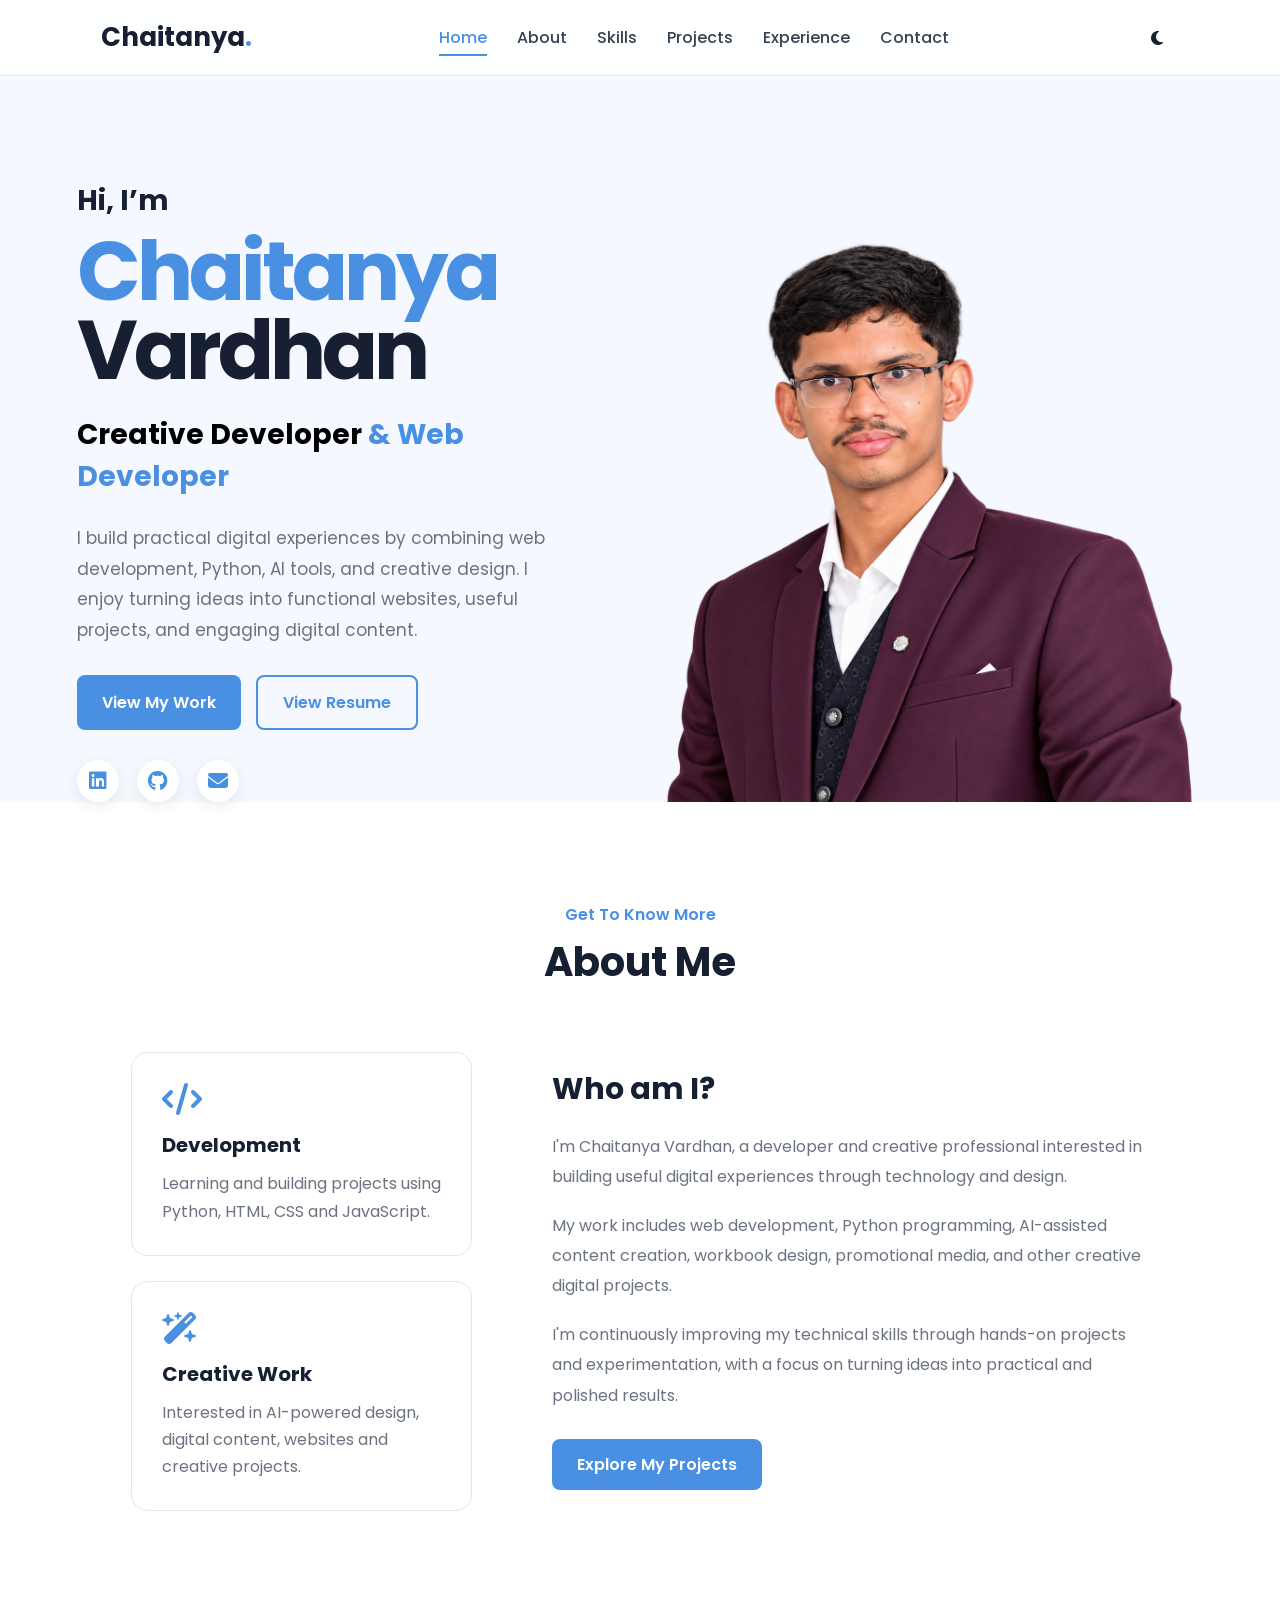
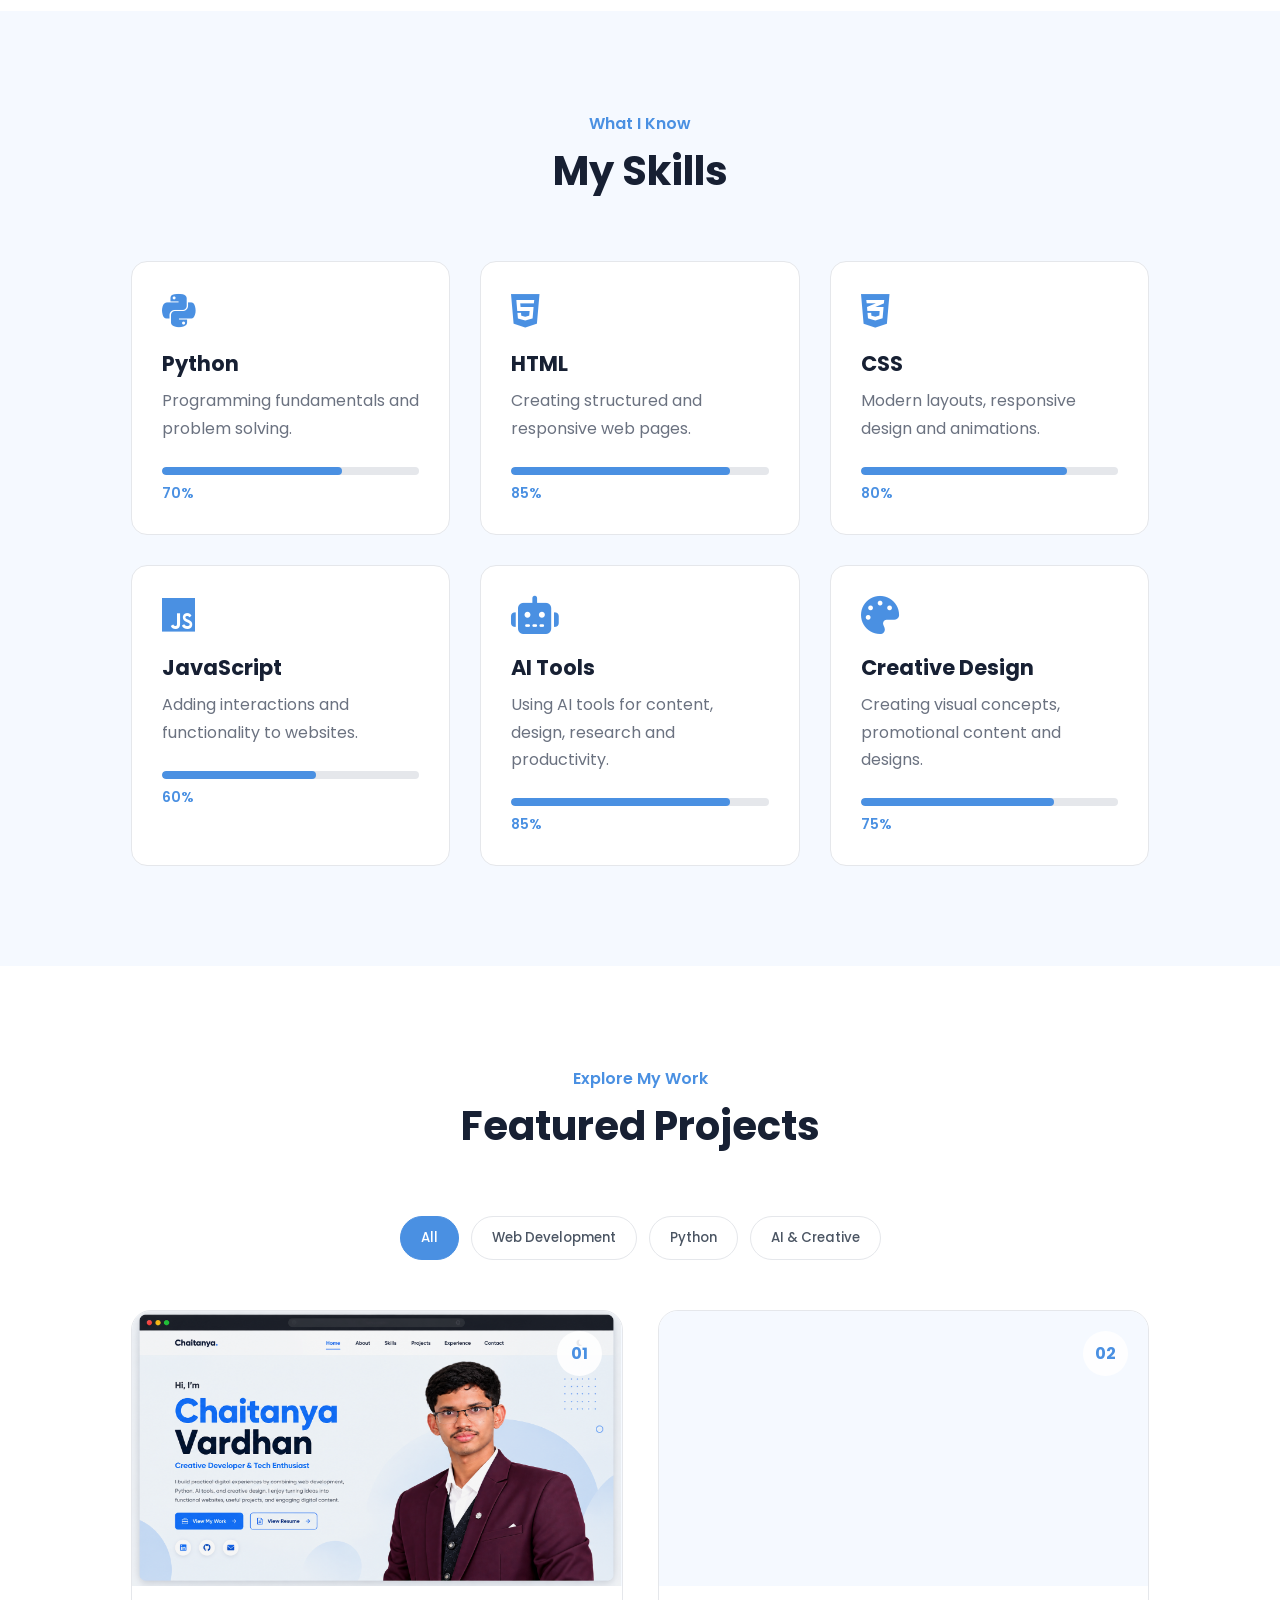
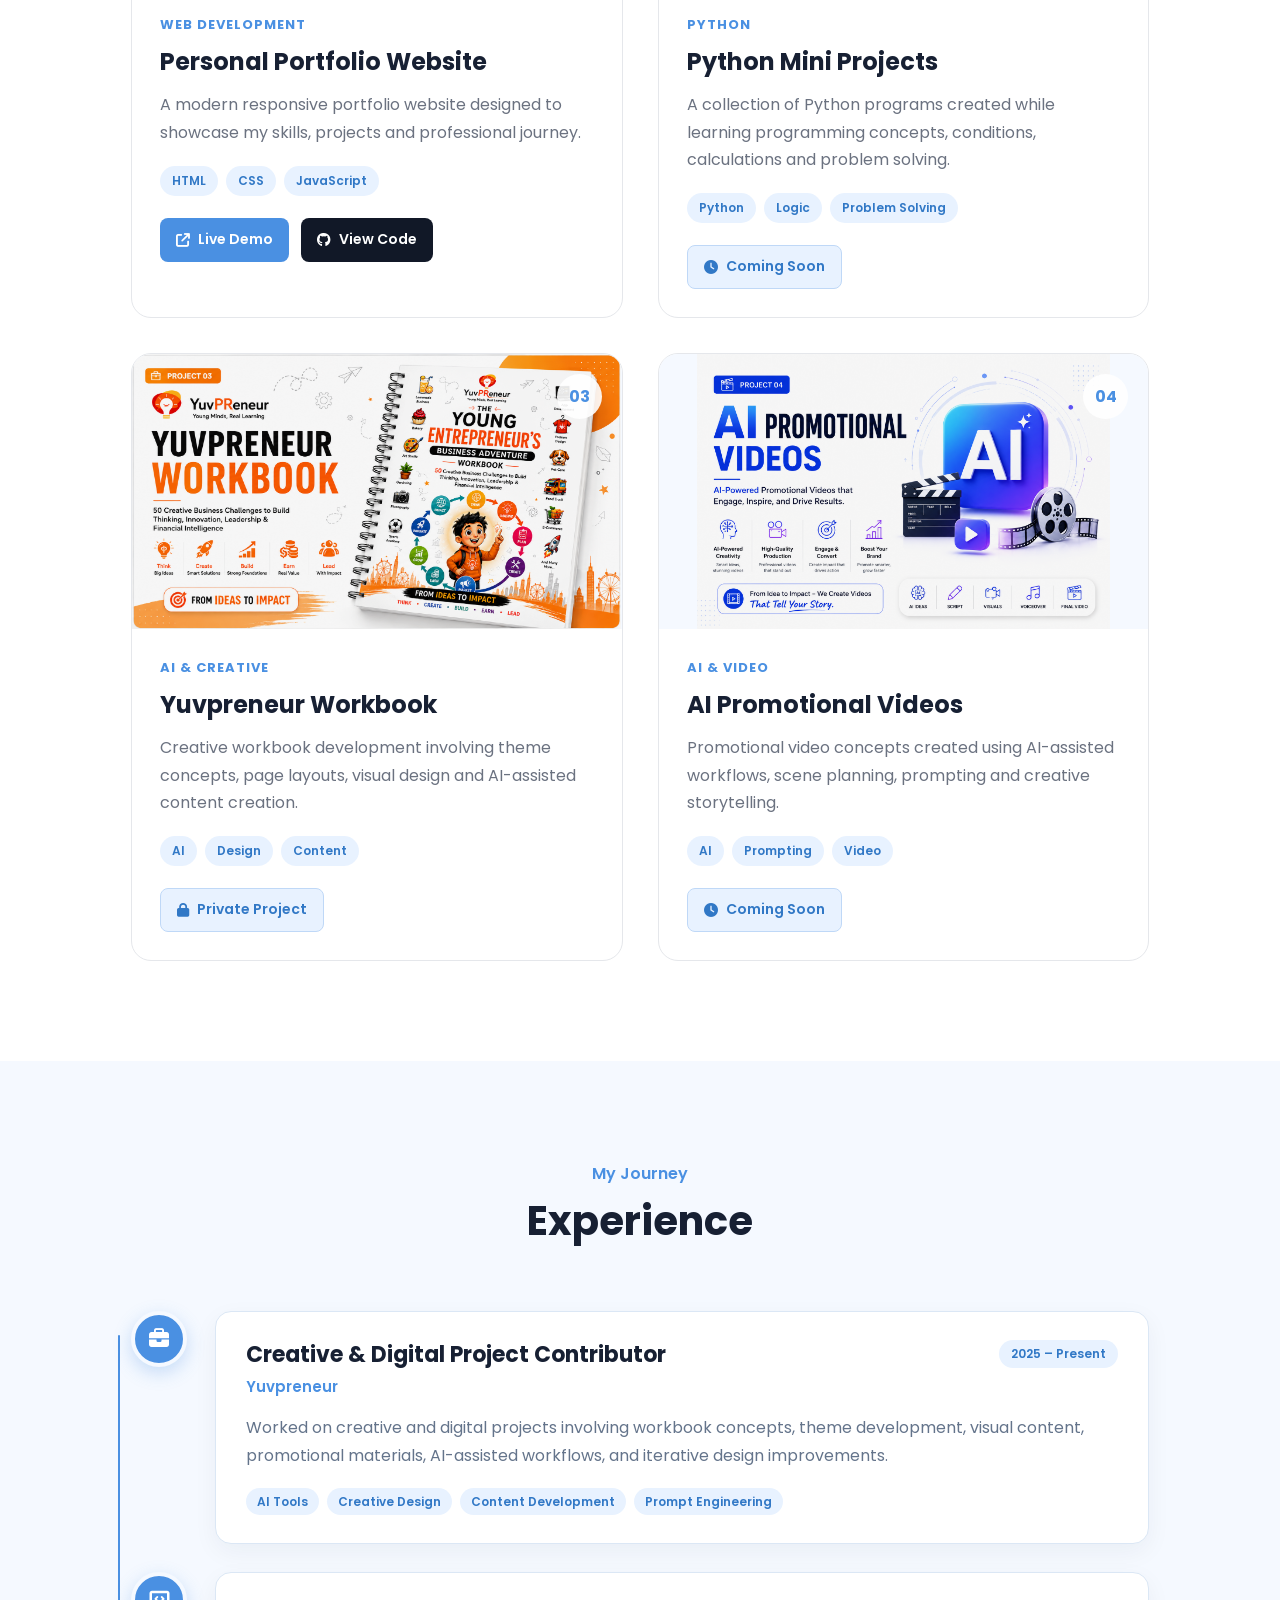
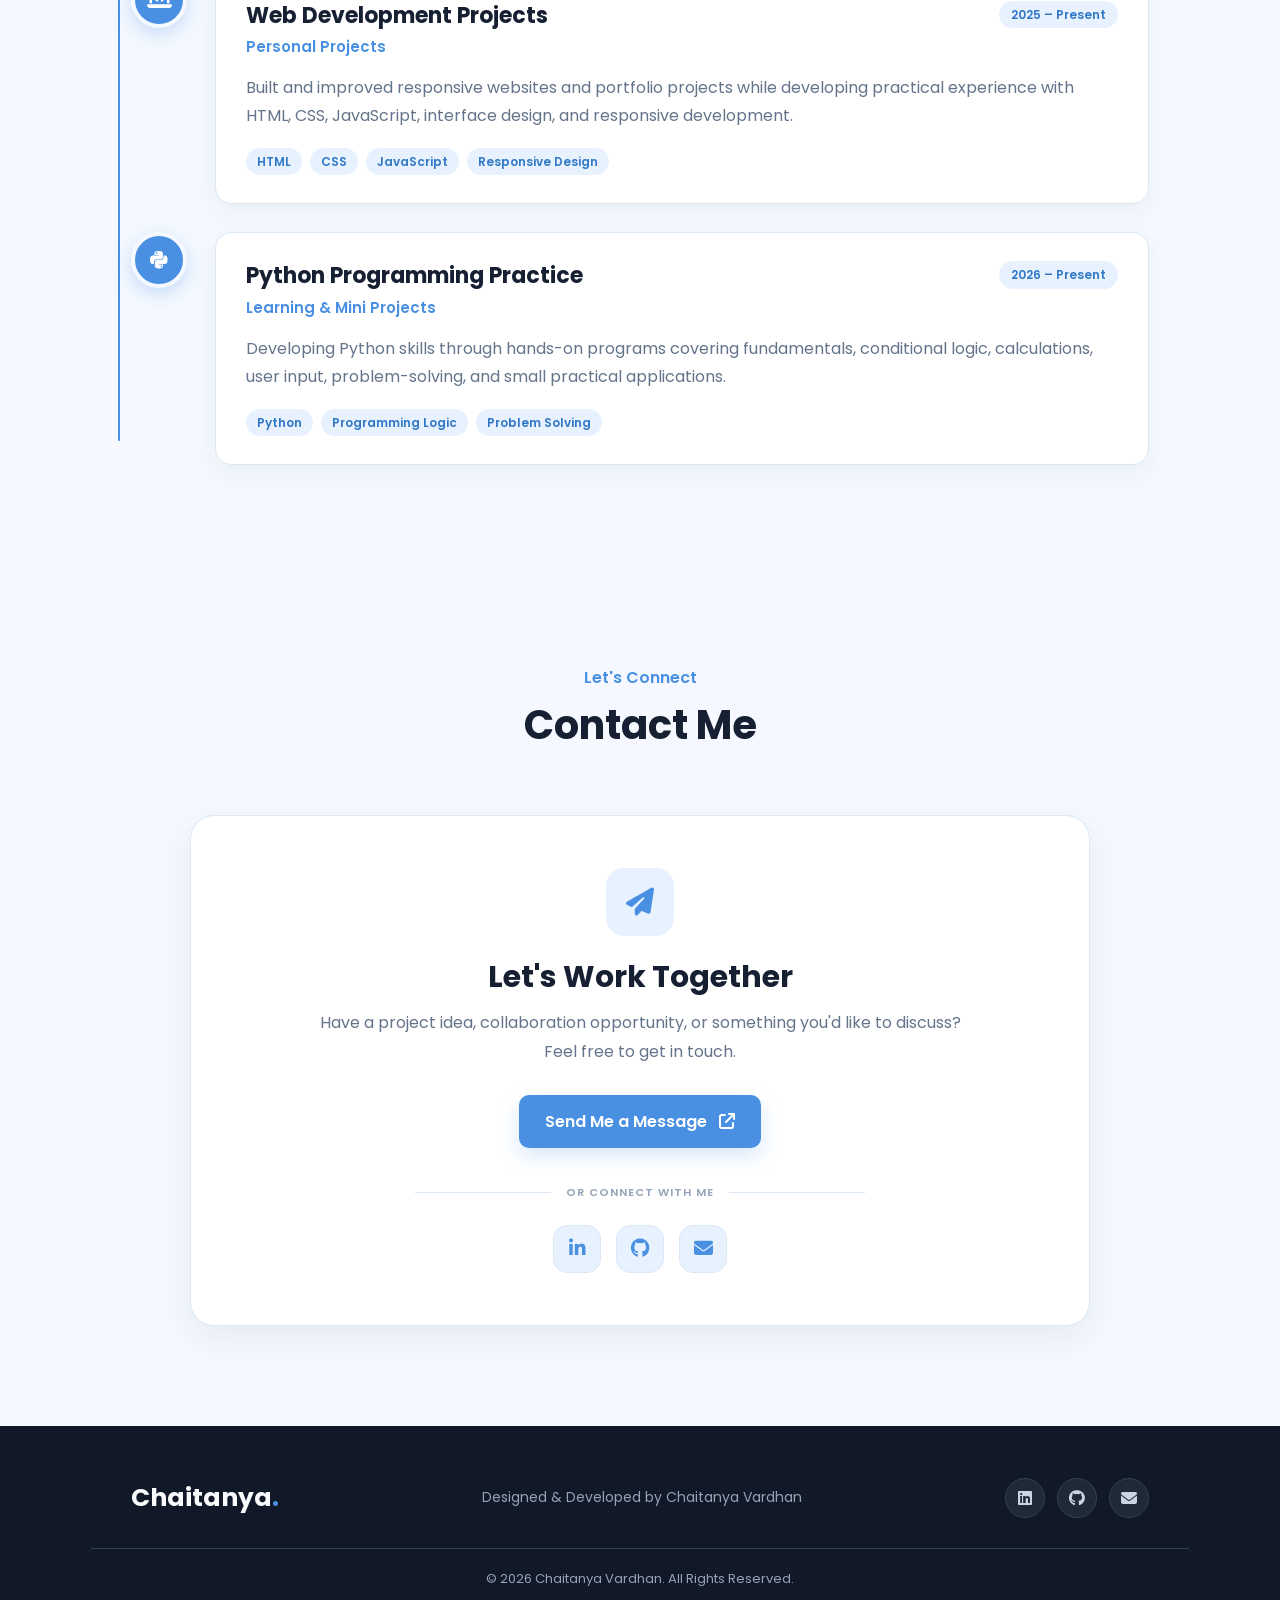
<file: index.html>
<!DOCTYPE html>
<html lang="en">

<head>
    <meta charset="UTF-8">
    <meta name="viewport" content="width=device-width, initial-scale=1.0">

    <title>Chaitanya Vardhan | Developer &amp; AI Enthusiast</title>

    <meta
        name="description"
        content="Portfolio of Chaitanya Vardhan — developer, AI enthusiast, and creative professional working on web development, Python, AI-assisted projects, and digital experiences."
    >
    <meta
        name="keywords"
        content="Chaitanya Vardhan, Web Developer, Python Developer, AI Enthusiast, Creative Developer, Portfolio, HTML, CSS, JavaScript, Python, AI Projects"
    >
    <meta name="author" content="Chaitanya Vardhan">
    <meta name="robots" content="index, follow">
    <meta name="theme-color" content="#4A90E2">
    <meta name="google-site-verification" content="2-NVx2Zb6FDez__9DE2MgOxw-dGernP88VIQmke2bIw" />

    <link
        rel="canonical"
        href="https://chaitanyavardhanch.github.io/protfolio/"
    >
    <link rel="icon" type="image/png" href="public/images/favicon.png">
    <link rel="apple-touch-icon" href="public/images/favicon.png">

    <meta property="og:type" content="website">
    <meta
        property="og:title"
        content="Chaitanya Vardhan | Developer &amp; AI Enthusiast"
    >
    <meta
        property="og:description"
        content="Explore my portfolio, projects, skills, experience, and creative work in web development, Python, AI, and digital design."
    >
    <meta
        property="og:url"
        content="https://chaitanyavardhanch.github.io/protfolio/"
    >
    <meta
        property="og:image"
        content="https://chaitanyavardhanch.github.io/protfolio/public/images/social-preview.png"
    >

    <meta name="twitter:card" content="summary_large_image">
    <meta
        name="twitter:title"
        content="Chaitanya Vardhan | Developer &amp; AI Enthusiast"
    >
    <meta
        name="twitter:description"
        content="Developer, AI enthusiast, and creative professional building modern digital experiences."
    >
    <meta
        name="twitter:image"
        content="https://chaitanyavardhanch.github.io/protfolio/public/images/social-preview.png"
    >

    <script type="application/ld+json">
    {
      "@context": "https://schema.org",
      "@type": "WebSite",
      "name": "Chaitanya Vardhan",
      "alternateName": "Chaitanya Vardhan Portfolio",
      "url": "https://chaitanyavardhanch.github.io/protfolio/"
    }
    </script>

    <link rel="stylesheet" href="src/css/style.css">

    <!-- Font Awesome -->
    <link rel="stylesheet"
        href="https://cdnjs.cloudflare.com/ajax/libs/font-awesome/6.5.1/css/all.min.css">
</head>

<body>
     
     <!-- Page Loader -->
<div class="page-loader" id="pageLoader" aria-hidden="true">
    <div class="loader-circle"></div>
</div>

    <!-- Navigation -->
    <header>
    <nav class="navbar" aria-label="Primary navigation">

        <div class="logo">
            Chaitanya<span>.</span>
        </div>

        <ul class="nav-links" id="navLinks">
            <li><a href="#home">Home</a></li>
            <li><a href="#about">About</a></li>
            <li><a href="#skills">Skills</a></li>
            <li><a href="#projects">Projects</a></li>
            <li><a href="#experience">Experience</a></li>
            <li><a href="#contact">Contact</a></li>
        </ul>

        <div class="nav-actions">

            <button class="theme-toggle" id="themeToggle" type="button"
                    aria-label="Switch to dark mode" aria-pressed="false">
                <i class="fa-solid fa-moon"></i>
            </button>

            <button class="menu-toggle" id="menuToggle" type="button"
                    aria-label="Open navigation menu" aria-controls="navLinks"
                    aria-expanded="false">
                <i class="fa-solid fa-bars"></i>
            </button>

        </div>

    </nav>
</header>


    <!-- Hero Section -->

    <section class="hero" id="home">

        <div class="hero-content">

            <p class="hello">Hi, I’m</p>

            <h1>
                <span class="hero-name-accent">Chaitanya</span>
                <span class="hero-name-last">Vardhan</span>
            </h1>

            <h2>
                <span class="hero-role-primary">Creative Developer</span> &
                <span id="typing"></span>
            </h2>

            <p class="hero-description">
                I build practical digital experiences by combining web development, 
                Python, AI tools, and creative design. I enjoy turning ideas into 
                functional websites, useful projects, and engaging digital content.
            </p>

            <div class="hero-buttons">

                <a href="#projects" class="btn primary-btn">
                    View My Work
                </a>

                <a href="public/documents/my resume.pdf"
                    class="btn secondary-btn"
                    target="_blank"
                    rel="noopener noreferrer">

                    View Resume

                </a>

            </div>


            <!-- Social Links -->

            <div class="social-links">

                <a href="https://www.linkedin.com/in/chundi-chaitanya-vardhan-reddy"
                   target="_blank" rel="noopener noreferrer" aria-label="LinkedIn">
                    <i class="fa-brands fa-linkedin"></i>
                </a>

                <a href="https://github.com/chaitanyavardhanch"
                   target="_blank" rel="noopener noreferrer" aria-label="GitHub">
                    <i class="fa-brands fa-github"></i>
                </a>

                <a href="mailto:chaitanyavardhanch@gmail.com" aria-label="Email">
                    <i class="fa-solid fa-envelope"></i>
                </a>

            </div>

        </div>


        <!-- Profile Area -->

        <div class="hero-image">

            <img src="public/images/my photo.png"
                alt="Professional portrait of Chaitanya Vardhan"
                loading="eager" fetchpriority="high" decoding="async">

        </div>

    </section>
    
    <!-- About Section -->
<section class="about-section" id="about">

    <div class="section-title">
        <p>Get To Know More</p>
        <h2>About Me</h2>
    </div>

    <div class="about-container">

        <div class="about-left">
            <div class="about-card">
                <i class="fa-solid fa-code"></i>
                <h3>Development</h3>
                <p>
                    Learning and building projects using Python,
                    HTML, CSS and JavaScript.
                </p>
            </div>

            <div class="about-card">
                <i class="fa-solid fa-wand-magic-sparkles"></i>
                <h3>Creative Work</h3>
                <p>
                    Interested in AI-powered design, digital content,
                    websites and creative projects.
                </p>
            </div>
        </div>

        <div class="about-content">

            <h3>Who am I?</h3>

            <p>
                I'm Chaitanya Vardhan, 
                a developer and creative professional interested in building useful 
                digital experiences through technology and design.
            </p>

            <p>
                My work includes web development, 
                Python programming, AI-assisted content creation, workbook design, 
                promotional media, and other creative digital projects.
            </p>

            <p>
                I'm continuously improving my technical 
                skills through hands-on projects and experimentation, 
                with a focus on turning ideas into practical and polished results.
            </p>

            <a href="#projects" class="btn primary-btn">
                Explore My Projects
            </a>

        </div>

    </div>

</section>


<!-- Skills Section -->
<section class="skills-section" id="skills">

    <div class="section-title">
        <p>What I Know</p>
        <h2>My Skills</h2>
    </div>

    <div class="skills-container">

        <div class="skill-card">
            <i class="fa-brands fa-python"></i>
            <h3>Python</h3>
            <p>Programming fundamentals and problem solving.</p>

            <div class="skill-bar">
                <div class="skill-progress" data-width="70%"></div>
            </div>

            <span>70%</span>
        </div>


        <div class="skill-card">
            <i class="fa-brands fa-html5"></i>
            <h3>HTML</h3>
            <p>Creating structured and responsive web pages.</p>

            <div class="skill-bar">
                <div class="skill-progress" data-width="85%"></div>
            </div>

            <span>85%</span>
        </div>


        <div class="skill-card">
            <i class="fa-brands fa-css3-alt"></i>
            <h3>CSS</h3>
            <p>Modern layouts, responsive design and animations.</p>

            <div class="skill-bar">
                <div class="skill-progress" data-width="80%"></div>
            </div>

            <span>80%</span>
        </div>


        <div class="skill-card">
            <i class="fa-brands fa-js"></i>
            <h3>JavaScript</h3>
            <p>Adding interactions and functionality to websites.</p>

            <div class="skill-bar">
                <div class="skill-progress" data-width="60%"></div>
            </div>

            <span>60%</span>
        </div>


        <div class="skill-card">
            <i class="fa-solid fa-robot"></i>
            <h3>AI Tools</h3>
            <p>
                Using AI tools for content, design, research and productivity.
            </p>

            <div class="skill-bar">
                <div class="skill-progress" data-width="85%"></div>
            </div>

            <span>85%</span>
        </div>


        <div class="skill-card">
            <i class="fa-solid fa-palette"></i>
            <h3>Creative Design</h3>
            <p>
                Creating visual concepts, promotional content and designs.
            </p>

            <div class="skill-bar">
                <div class="skill-progress" data-width="75%"></div>
            </div>

            <span>75%</span>
        </div>

    </div>

</section>

<!-- =========================
     Projects Section
========================= -->

<section class="projects-section" id="projects">

    <div class="section-title">
        <p>Explore My Work</p>
        <h2>Featured Projects</h2>
    </div>

    <!-- Project Filter -->

    <div class="project-filter">
        <button class="filter-btn active" type="button" data-filter="all" aria-pressed="true">All</button>
        <button class="filter-btn" type="button" data-filter="web" aria-pressed="false">Web Development</button>
        <button class="filter-btn" type="button" data-filter="python" aria-pressed="false">Python</button>
        <button class="filter-btn" type="button" data-filter="ai" aria-pressed="false">AI & Creative</button>
    </div>


    <div class="projects-container">


        <!-- Project 01 -->

        <div class="project-card" data-category="web">

            <div class="project-image">
                <img src="public/images/portfolio.png"
                     alt="Portfolio Website"
                     loading="lazy" decoding="async">

                <div class="project-number">01</div>
            </div>

            <div class="project-content">

                <p class="project-type">WEB DEVELOPMENT</p>

                <h3>Personal Portfolio Website</h3>

                <p>
                    A modern responsive portfolio website designed
                    to showcase my skills, projects and professional
                    journey.
                </p>

                <div class="project-tech">
                    <span>HTML</span>
                    <span>CSS</span>
                    <span>JavaScript</span>
                </div>

                <div class="project-links">

                    <a href="https://chaitanyavardhanch.github.io/protfolio/"
                       class="project-btn"
                       target="_blank"
                       rel="noopener noreferrer">
                        <i class="fa-solid fa-arrow-up-right-from-square"></i>
                        Live Demo
                    </a>

                    <a href="https://github.com/chaitanyavardhanch/protfolio"
                       class="project-btn github-btn"
                       target="_blank"
                       rel="noopener noreferrer">
                        <i class="fa-brands fa-github"></i>
                        View Code
                    </a>

                </div>

            </div>

        </div>


        <!-- Project 02 -->

        <div class="project-card" data-category="python">

            <div class="project-image">
                <img src="public/images/python mini project.png"
                     alt="Python Projects"
                     loading="lazy" decoding="async">

                <div class="project-number">02</div>
            </div>

            <div class="project-content">

                <p class="project-type">PYTHON</p>

                <h3>Python Mini Projects</h3>

                <p>
                    A collection of Python programs created while
                    learning programming concepts, conditions,
                    calculations and problem solving.
                </p>

                <div class="project-tech">
                    <span>Python</span>
                    <span>Logic</span>
                    <span>Problem Solving</span>
                </div>

                <div class="project-links">

                    <span class="project-btn disabled-project-btn">
                        <i class="fa-solid fa-clock"></i>
                        Coming Soon
                    </span>

                </div>

            </div>

        </div>


        <!-- Project 03 -->

        <div class="project-card" data-category="ai">

            <div class="project-image">
                <img src="public/images/yuvpreneur workbook.png"
                     alt="Yuvpreneur Project"
                     loading="lazy" decoding="async">

                <div class="project-number">03</div>
            </div>

            <div class="project-content">

                <p class="project-type">AI & CREATIVE</p>

                <h3>Yuvpreneur Workbook</h3>

                <p>
                    Creative workbook development involving theme
                    concepts, page layouts, visual design and
                    AI-assisted content creation.
                </p>

                <div class="project-tech">
                    <span>AI</span>
                    <span>Design</span>
                    <span>Content</span>
                </div>

                <div class="project-links">

                    <span class="project-btn disabled-project-btn">
                        <i class="fa-solid fa-lock"></i>
                        Private Project
                    </span>

                </div>

            </div>

        </div>


        <!-- Project 04 -->

        <div class="project-card" data-category="ai">

            <div class="project-image">
                <img src="public/images/AI videos.png"
                     alt="AI Promotional Videos"
                     loading="lazy" decoding="async">

                <div class="project-number">04</div>
            </div>

            <div class="project-content">

                <p class="project-type">AI & VIDEO</p>

                <h3>AI Promotional Videos</h3>

                <p>
                    Promotional video concepts created using
                    AI-assisted workflows, scene planning,
                    prompting and creative storytelling.
                </p>

                <div class="project-tech">
                    <span>AI</span>
                    <span>Prompting</span>
                    <span>Video</span>
                </div>

                <div class="project-links">

                    <span class="project-btn disabled-project-btn">
                        <i class="fa-solid fa-clock"></i>
                        Coming Soon
                    </span>

                </div>

            </div>

        </div>

    </div>

</section>

<!-- =========================
     Experience Section
========================= -->

<section class="experience-section" id="experience">

    <div class="section-title">
        <p>My Journey</p>
        <h2>Experience</h2>
    </div>

    <div class="experience-container">

        <!-- Experience 01 -->
        <div class="experience-card">

            <div class="experience-icon">
                <i class="fa-solid fa-briefcase"></i>
            </div>

            <div class="experience-content">

                <div class="experience-header">
                    <div>
                        <h3>Creative & Digital Project Contributor</h3>
                        <h4>Yuvpreneur</h4>
                    </div>
                    <span class="experience-date">2025 &ndash; Present</span>
                </div>

                <p>
                    Worked on creative and digital projects involving workbook
                    concepts, theme development, visual content, promotional
                    materials, AI-assisted workflows, and iterative design improvements.
                </p>

                <div class="experience-skills">
                    <span>AI Tools</span>
                    <span>Creative Design</span>
                    <span>Content Development</span>
                    <span>Prompt Engineering</span>
                </div>

            </div>

        </div>


        <!-- Experience 02 -->
        <div class="experience-card">

            <div class="experience-icon">
                <i class="fa-solid fa-laptop-code"></i>
            </div>

            <div class="experience-content">

                <div class="experience-header">
                    <div>
                        <h3>Web Development Projects</h3>
                        <h4>Personal Projects</h4>
                    </div>
                    <span class="experience-date">2025 &ndash; Present</span>
                </div>

                <p>
                    Built and improved responsive websites and portfolio projects
                    while developing practical experience with HTML, CSS, JavaScript,
                    interface design, and responsive development.
                </p>

                <div class="experience-skills">
                    <span>HTML</span>
                    <span>CSS</span>
                    <span>JavaScript</span>
                    <span>Responsive Design</span>
                </div>

            </div>

        </div>


        <!-- Experience 03 -->
        <div class="experience-card">

            <div class="experience-icon">
                <i class="fa-brands fa-python"></i>
            </div>

            <div class="experience-content">

                <div class="experience-header">
                    <div>
                        <h3>Python Programming Practice</h3>
                        <h4>Learning & Mini Projects</h4>
                    </div>
                    <span class="experience-date">2026 &ndash; Present</span>
                </div>

                <p>
                    Developing Python skills through hands-on programs covering
                    fundamentals, conditional logic, calculations, user input,
                    problem-solving, and small practical applications.
                </p>

                <div class="experience-skills">
                    <span>Python</span>
                    <span>Programming Logic</span>
                    <span>Problem Solving</span>
                </div>

            </div>

        </div>

    </div>

</section>

<!-- =========================
     Contact Section
========================= -->

<section class="contact-section" id="contact">

    <div class="section-title">
        <p>Let's Connect</p>
        <h2>Contact Me</h2>
    </div>

    <div class="contact-simple">

        <div class="contact-icon">
            <i class="fa-solid fa-paper-plane"></i>
        </div>

        <h3>Let's Work Together</h3>

        <p>
            Have a project idea, collaboration opportunity, or something
            you'd like to discuss? Feel free to get in touch.
        </p>

        <a
            href="https://docs.google.com/forms/d/e/1FAIpQLSeQKqW3ObSkSs6xtAZ3vsdPHJAF_O-1_NT_0n60RWSdtaqqTg/viewform?usp=header"
            target="_blank"
            rel="noopener noreferrer"
            class="send-message-btn"
        >
            Send Me a Message

            <i class="fa-solid fa-arrow-up-right-from-square"></i>
        </a>

        <div class="contact-divider">
            <span>OR CONNECT WITH ME</span>
        </div>

        <div class="contact-socials">

            <a href="https://www.linkedin.com/in/chundi-chaitanya-vardhan-reddy"
               target="_blank"
               rel="noopener noreferrer"
               aria-label="LinkedIn">

                <i class="fa-brands fa-linkedin-in"></i>

            </a>

            <a href="https://github.com/chaitanyavardhanch"
               target="_blank"
               rel="noopener noreferrer"
               aria-label="GitHub">

                <i class="fa-brands fa-github"></i>

            </a>

            <a href="mailto:chaitanyavardhanch@gmail.com"
               aria-label="Email">

                <i class="fa-solid fa-envelope"></i>

            </a>

        </div>

    </div>

</section>


<!-- =========================
     Footer
========================= -->

<footer>

    <div class="footer-container">

        <div class="footer-logo">
            Chaitanya<span>.</span>
        </div>

        <p>
            Designed & Developed by Chaitanya Vardhan
        </p>

        <div class="footer-socials">

            <a href="https://www.linkedin.com/in/chundi-chaitanya-vardhan-reddy"
               target="_blank"
               rel="noopener noreferrer"
               aria-label="LinkedIn">
                <i class="fa-brands fa-linkedin"></i>
            </a>

            <a href="https://github.com/chaitanyavardhanch"
               target="_blank"
               rel="noopener noreferrer"
               aria-label="GitHub">
                <i class="fa-brands fa-github"></i>
            </a>

            <a href="mailto:chaitanyavardhanch@gmail.com"
               aria-label="Email">
                <i class="fa-solid fa-envelope"></i>
            </a>

        </div>

    </div>

    <div class="footer-bottom">
        <p>
            &copy; <span id="current-year"></span>
            Chaitanya Vardhan. All Rights Reserved.
        </p>
    </div>

</footer>

<!-- Scroll To Top -->
<button id="scrollTopBtn" class="scroll-top-btn" type="button"
        aria-label="Scroll to top">
    <i class="fa-solid fa-arrow-up"></i>
</button>

    <script src="src/javascript/script.js"></script>

</body>

</html>
</file>
<file: src/css/style.css>
@import url('https://fonts.googleapis.com/css2?family=Poppins:wght@300;400;500;600;700;800&display=swap');

:root {
    --bg-color: #F5F9FF;
    --primary-color: #4A90E2;
    --primary-hover: #3178C6;
    --text-color: #172033;
    --card-color: #FFFFFF;
    --light-accent: #E8F2FF;
}

* {
    margin: 0;
    padding: 0;
    box-sizing: border-box;
}

html {
    scroll-behavior: smooth;
}

body {
    font-family: "Poppins", sans-serif;
    background: var(--bg-color);
    color: var(--text-color);
}


/* Navbar */

header {
    width: 100%;
    position: fixed;
    top: 0;
    left: 0;

    background: rgba(255, 255, 255, 0.9);

    backdrop-filter: blur(10px);

    z-index: 1000;

    border-bottom: 1px solid #e5e7eb;
}


.navbar {

    max-width: 1200px;

    margin: auto;

    height: 75px;

    display: flex;

    align-items: center;

    justify-content: space-between;

    padding: 0 30px;
}


.logo {

    font-size: 26px;

    font-weight: 700;

}


.logo span {

    color: var(--primary-color);

}


.nav-links {

    display: flex;

    list-style: none;

    gap: 30px;

}


.nav-links a {

    text-decoration: none;

    color: #374151;

    font-weight: 500;

    transition: .3s;

}


.nav-links a:hover {

    color: var(--primary-color);

}


.theme-toggle {

    font-size: 20px;

    cursor: pointer;

}


/* Hero Section */

.hero {

    min-height: 100vh;

    max-width: 1200px;

    margin: auto;

    padding: 180px 30px 50px;

    display: flex;

    align-items: center;

    justify-content: space-between;

    gap: 70px;

}


.hero-content {

    flex: 1;

}


.hello {

    font-size: 28px;

    color: var(--text-color);

    font-weight: 700;

    margin-bottom: 10px;

}


.hero h1 {

    font-size: clamp(68px, 7vw, 104px);

    line-height: 0.95;

    margin-bottom: 24px;

    letter-spacing: -4px;

}


.hero h1 span {
    display: block;
}


.hero-name-accent {
    color: var(--primary-color);
}


.hero-name-last {
    color: var(--text-color);
}


.hero h2 {

    font-size: 28px;

    color: var(--primary-color);

    margin-bottom: 25px;

}


.hero h2 span {

    color: var(--primary-color);

}

.hero h2 .hero-role-primary {
    color: #000000;
}


.hero-description {

    max-width: 590px;

    font-size: 17px;

    line-height: 1.8;

    color: #6b7280;

    margin-bottom: 30px;

}


/* Buttons */

.hero-buttons {

    display: flex;

    gap: 15px;

    margin-bottom: 30px;

}


.btn {

    text-decoration: none;

    padding: 13px 25px;

    border-radius: 8px;

    font-weight: 600;

    transition: .3s;

}


.primary-btn {

    background: var(--primary-color);

    color: white;

}


.primary-btn:hover {

    background: var(--primary-hover);

    transform: translateY(-3px);

}


.secondary-btn {

    border: 2px solid var(--primary-color);

    color: var(--primary-color);

}


.secondary-btn:hover {

    background: var(--primary-hover);

    border-color: var(--primary-hover);

    color: white;

}


/* Social Media */

.social-links {

    display: flex;

    gap: 18px;

}


.social-links a {

    width: 42px;

    height: 42px;

    display: flex;

    align-items: center;

    justify-content: center;

    border-radius: 50%;

    background: var(--card-color);

    color: var(--primary-color);

    text-decoration: none;

    font-size: 20px;

    box-shadow: 0 4px 15px rgba(0,0,0,.08);

    transition: .3s;

}


.social-links a:hover {

    background: var(--primary-hover);

    color: white;

    transform: translateY(-4px);

}


/* Profile Image */

.hero-image {

    flex: 1;

    display: flex;

    align-items: flex-end;

    justify-content: center;

    min-width: 0;

    height: auto;

    align-self: flex-end;

    overflow: visible;

}


.hero-image img {

    display: block;

    width: min(100%, 800px);

    height: auto;

    max-height: 840px;

    object-fit: contain;

    object-position: center bottom;

}


/* Mobile */

@media(max-width: 850px) {

    .nav-links {

        display: none;

    }

    .hero {

        flex-direction: column-reverse;

        text-align: center;

        padding-top: 120px;

    }

    .hero h1 {

        font-size: clamp(52px, 13vw, 72px);

        letter-spacing: -2px;

    }

    .hero h2 {

        font-size: 24px;

    }

    .hero-description {

        margin-left: auto;

        margin-right: auto;

    }

    .hero-buttons {

        justify-content: center;

    }

    .social-links {

        justify-content: center;

    }

    .hero-image {

        flex: none;

        width: 100%;

        height: auto;

        align-self: center;

        justify-content: center;

    }

    .hero-image img {

        width: min(320px, 78vw);

        max-height: none;

        object-position: center bottom;

    }

}
/* =========================
   Common Section Styling
========================= */

section {
    padding: 100px 30px;
}

.section-title {
    text-align: center;
    margin-bottom: 60px;
}

.section-title p {
    color: var(--primary-color);
    font-weight: 600;
    margin-bottom: 5px;
}

.section-title h2 {
    font-size: 40px;
    color: var(--text-color);
}


/* =========================
   About Section
========================= */

.about-section {
    background: var(--card-color);
}

.about-container {
    max-width: 1200px;
    margin: auto;

    display: grid;
    grid-template-columns: 1fr 1.5fr;

    gap: 60px;
    align-items: center;
}


.about-left {
    display: grid;
    gap: 25px;
}


.about-card {
    padding: 30px;

    background: var(--card-color);

    border-radius: 16px;

    border: 1px solid #e5e7eb;

    transition: 0.3s;
}


.about-card:hover {
    transform: translateY(-7px);

    box-shadow: 0 15px 40px
        rgba(0, 0, 0, 0.08);
}


.about-card i {
    font-size: 32px;

    color: var(--primary-color);

    margin-bottom: 15px;
}


.about-card h3 {
    font-size: 20px;

    margin-bottom: 10px;
}


.about-card p {
    color: #6b7280;

    line-height: 1.7;
}


.about-content h3 {
    font-size: 30px;

    margin-bottom: 20px;
}


.about-content p {
    font-size: 16px;

    color: #6b7280;

    line-height: 1.9;

    margin-bottom: 18px;
}


.about-content .btn {
    display: inline-block;

    margin-top: 10px;
}


/* =========================
   Skills Section
========================= */

.skills-section {
    background: var(--bg-color);
}


.skills-container {

    max-width: 1200px;

    margin: auto;

    display: grid;

    grid-template-columns:
        repeat(3, 1fr);

    gap: 25px;
}


.skill-card {

    background: var(--card-color);

    padding: 30px;

    border-radius: 16px;

    border: 1px solid #e5e7eb;

    position: relative;

    transition: 0.3s;
}


.skill-card:hover {

    transform: translateY(-8px);

    box-shadow: 0 15px 40px
        rgba(0, 0, 0, 0.08);
}


.skill-card i {

    font-size: 38px;

    color: var(--primary-color);

    margin-bottom: 18px;
}


.skill-card h3 {

    font-size: 21px;

    margin-bottom: 8px;
}


.skill-card p {

    color: #6b7280;

    line-height: 1.7;

    min-height: 55px;
}


.skill-bar {

    width: 100%;

    height: 8px;

    background: #e5e7eb;

    border-radius: 10px;

    margin-top: 25px;

    overflow: hidden;
}


.skill-progress {

    height: 100%;

    width: 0;

    background: var(--primary-color);

    border-radius: 10px;

    transition: width 1.5s ease;
}


.skill-card span {

    display: block;

    margin-top: 8px;

    font-size: 14px;

    font-weight: 600;

    color: var(--primary-color);
}


/* Responsive */

@media(max-width: 900px) {

    .about-container {

        grid-template-columns: 1fr;

    }


    .skills-container {

        grid-template-columns:
            repeat(2, 1fr);

    }

}


@media(max-width: 600px) {

    section {

        padding: 80px 20px;

    }


    .section-title h2 {

        font-size: 32px;

    }


    .skills-container {

        grid-template-columns: 1fr;

    }


    .about-content h3 {

        font-size: 25px;

    }

}
/* =========================
   Projects
========================= */

.projects-section {
    background: var(--card-color);
}


/* Filters */

.project-filter {

    display: flex;

    justify-content: center;

    flex-wrap: wrap;

    gap: 12px;

    margin-bottom: 50px;
}


.filter-btn {

    border: 1px solid #e5e7eb;

    background: var(--card-color);

    color: #4b5563;

    padding: 10px 20px;

    border-radius: 30px;

    cursor: pointer;

    font-family: inherit;

    font-weight: 500;

    transition: 0.3s;
}


.filter-btn:hover {

    background: var(--primary-hover);

    color: white;

    border-color: var(--primary-hover);
}


.filter-btn.active {

    background: var(--primary-color);

    color: white;

    border-color: var(--primary-color);
}


/* Projects Grid */

.projects-container {

    max-width: 1200px;

    margin: auto;

    display: grid;

    grid-template-columns:
        repeat(2, 1fr);

    gap: 35px;
}


/* Project Card */

.project-card {

    background: var(--card-color);

    border: 1px solid #e5e7eb;

    border-radius: 20px;

    overflow: hidden;

    transition: 0.4s;
}


.project-card:hover {

    transform: translateY(-10px);

    box-shadow:
        0 20px 50px
        rgba(0, 0, 0, 0.10);
}


/* Project Image */

.project-image {
    width: 100%;
    aspect-ratio: 16 / 9;
    overflow: hidden;
    position: relative;
    display: flex;
    align-items: center;
    justify-content: center;
    background: #f5f9ff;
}


.project-image img {

    width: 100%;

    height: 100%;
    object-fit: contain;
    object-position: center;
    display: block;

    transition: 0.5s;
}

body.dark-mode .project-image {
    background: #111827;
}


.project-card:hover
.project-image img {

    transform: scale(1.06);
}


.project-number {

    position: absolute;

    top: 20px;

    right: 20px;

    width: 45px;

    height: 45px;

    background: rgba(255,255,255,.9);

    display: flex;

    align-items: center;

    justify-content: center;

    border-radius: 50%;

    font-weight: 700;

    color: var(--primary-color);
}


/* Project Content */

.project-content {

    padding: 28px;
}


.project-type {

    color: var(--primary-color) !important;

    font-size: 13px;

    font-weight: 700;

    letter-spacing: 1px;

    margin-bottom: 8px;
}


.project-content h3 {

    font-size: 24px;

    margin-bottom: 12px;
}


.project-content > p {

    color: #6b7280;

    line-height: 1.7;
}


/* Technologies */

.project-tech {

    display: flex;

    flex-wrap: wrap;

    gap: 8px;

    margin: 20px 0;
}


.project-tech span {

    background: var(--light-accent);

    color: var(--primary-hover);

    padding: 6px 12px;

    border-radius: 20px;

    font-size: 12px;

    font-weight: 600;
}


/* Project Buttons */

.project-links {

    display: flex;

    gap: 12px;

    flex-wrap: wrap;

    margin-top: 22px;
}


.project-btn {

    text-decoration: none;

    background: var(--primary-color);

    color: white;

    padding: 10px 16px;

    border-radius: 8px;

    font-size: 14px;

    font-weight: 600;

    transition: 0.3s;
}


.project-btn:hover {

    background: var(--primary-hover);

    transform: translateY(-2px);
}


.github-btn {

    background: #111827;
}


.github-btn:hover {

    background: #000;
}


/* Hide filtered projects */

.project-card.hide {

    display: none;
}


/* Responsive */

@media(max-width: 800px) {

    .projects-container {

        grid-template-columns: 1fr;

    }

}


@media(max-width: 500px) {
    .project-content {

        padding: 22px;

    }

}
/* =========================
   Experience Section
========================= */

.experience-section {
    background: var(--bg-color);
}

.experience-container {
    max-width: 900px;
    margin: auto;
    position: relative;
}


/* Vertical Timeline */

.experience-container::before {
    content: "";

    position: absolute;

    left: 32px;
    top: 0;

    width: 3px;
    height: 100%;

    background: var(--primary-color);

    border-radius: 10px;
}


/* Experience Card */

.experience-card {
    position: relative;

    display: flex;

    gap: 35px;

    margin-bottom: 40px;
}


/* Timeline Icon */

.experience-icon {
    min-width: 65px;
    height: 65px;

    display: flex;
    align-items: center;
    justify-content: center;

    background: var(--primary-color);

    color: white;

    border-radius: 50%;

    font-size: 23px;

    z-index: 2;

    box-shadow:
        0 8px 25px
        rgba(74, 144, 226, 0.3);
}


/* Experience Content */

.experience-content {
    flex: 1;

    background: var(--card-color);

    border: 1px solid #e5e7eb;

    border-radius: 18px;

    padding: 30px;

    transition: 0.3s;
}


.experience-content:hover {
    transform: translateY(-5px);

    box-shadow:
        0 15px 40px
        rgba(0, 0, 0, 0.08);
}


.experience-date {
    display: inline-block;

    color: var(--primary-color);

    background: var(--light-accent);

    padding: 6px 12px;

    border-radius: 20px;

    font-size: 13px;

    font-weight: 600;

    margin-bottom: 15px;
}


.experience-content h3 {
    font-size: 23px;

    margin-bottom: 5px;
}


.experience-content h4 {
    color: var(--primary-color);

    font-size: 16px;

    margin-bottom: 15px;
}


.experience-content p {
    color: #6b7280;

    line-height: 1.8;
}


/* Skills */

.experience-skills {
    display: flex;

    flex-wrap: wrap;

    gap: 8px;

    margin-top: 20px;
}


.experience-skills span {
    background: #f1f5f9;

    color: #475569;

    padding: 6px 12px;

    border-radius: 20px;

    font-size: 12px;

    font-weight: 600;
}


/* Mobile */

@media(max-width: 650px) {

    .experience-container::before {
        left: 24px;
    }


    .experience-card {
        gap: 20px;
    }


    .experience-icon {
        min-width: 50px;
        height: 50px;

        font-size: 18px;
    }


    .experience-content {
        padding: 22px;
    }


    .experience-content h3 {
        font-size: 19px;
    }

}

/* =========================
   Contact Section
========================= */

.contact-section {
    background: var(--card-color);
}

.contact-simple {

    max-width: 700px;

    margin: 0 auto;

    text-align: center;

    padding: 20px;
}


/* Main Icon */

.contact-icon {

    width: 75px;
    height: 75px;

    margin: 0 auto 25px;

    display: flex;

    align-items: center;
    justify-content: center;

    border-radius: 22px;

    background: var(--light-accent);

    color: var(--primary-color);

    font-size: 28px;

    transform: rotate(-5deg);
}


.contact-icon i {
    transform: rotate(5deg);
}


/* Heading */

.contact-simple h3 {

    font-size: 32px;

    margin-bottom: 15px;

    color: var(--text-color);
}


/* Description */

.contact-simple > p {

    max-width: 550px;

    margin: 0 auto 30px;

    color: #6b7280;

    font-size: 16px;

    line-height: 1.8;
}


/* Send Message Button */

.send-message-btn {

    display: inline-flex;

    align-items: center;

    justify-content: center;

    gap: 12px;

    padding: 15px 27px;

    background: var(--primary-color);

    color: white;

    text-decoration: none;

    font-weight: 600;

    border-radius: 10px;

    transition: 0.3s;

    box-shadow:
        0 10px 25px
        rgba(74, 144, 226, 0.25);
}


.send-message-btn:hover {

    background: var(--primary-hover);

    transform: translateY(-4px);

    box-shadow:
        0 15px 30px
        rgba(74, 144, 226, 0.35);
}


/* Divider */

.contact-divider {

    display: flex;

    align-items: center;

    gap: 15px;

    max-width: 450px;

    margin: 40px auto 25px;

    color: #9ca3af;

    font-size: 11px;

    font-weight: 600;

    letter-spacing: 1px;
}


.contact-divider::before,
.contact-divider::after {

    content: "";

    flex: 1;

    height: 1px;

    background: #e5e7eb;
}


/* Social Icons */

.contact-socials {

    display: flex;

    justify-content: center;

    gap: 15px;
}


.contact-socials a {

    width: 48px;
    height: 48px;

    display: flex;

    align-items: center;
    justify-content: center;

    background: var(--light-accent);

    color: var(--primary-color);

    border: 1px solid #e5e7eb;

    border-radius: 12px;

    text-decoration: none;

    font-size: 19px;

    transition: 0.3s;
}


.contact-socials a:hover {

    background: var(--primary-hover);

    color: white;

    border-color: var(--primary-hover);

    transform: translateY(-4px);
}


/* =========================
   Dark Mode
========================= */

body.dark-mode .contact-section {

    background: #0f172a;
}


body.dark-mode .contact-simple h3 {

    color: white;
}


body.dark-mode .contact-simple > p {

    color: #cbd5e1;
}


body.dark-mode .contact-icon {

    background: #1e293b;

    color: var(--primary-color);
}


body.dark-mode .contact-divider {

    color: #64748b;
}


body.dark-mode .contact-divider::before,
body.dark-mode .contact-divider::after {

    background: #334155;
}


body.dark-mode .contact-socials a {

    background: #1e293b;

    border-color: #334155;

    color: var(--primary-color);
}


body.dark-mode .contact-socials a:hover {

    background: var(--primary-hover);

    color: white;

    border-color: var(--primary-hover);
}

/* =========================
   Footer
========================= */

footer {
    background: #111827;

    color: white;

    padding: 50px 30px 20px;
}


.footer-container {
    max-width: 1100px;

    margin: auto;

    display: flex;

    align-items: center;

    justify-content: space-between;

    gap: 30px;
}


.footer-logo {
    font-size: 25px;

    font-weight: 700;
}


.footer-logo span {
    color: var(--primary-color);
}


.footer-container > p {
    color: #9ca3af;

    font-size: 14px;
}


.footer-socials {
    display: flex;

    gap: 12px;
}


.footer-socials a {
    width: 40px;
    height: 40px;

    display: flex;
    align-items: center;
    justify-content: center;

    border-radius: 50%;

    background: #1f2937;

    color: white;

    text-decoration: none;

    transition: 0.3s;
}


.footer-socials a:hover {
    background: var(--primary-hover);

    transform: translateY(-4px);
}


.footer-bottom {
    max-width: 1100px;

    margin: 30px auto 0;

    padding-top: 20px;

    border-top: 1px solid #374151;

    text-align: center;
}


.footer-bottom p {
    color: #9ca3af;

    font-size: 13px;
}


/* Responsive */

@media(max-width: 800px) {

    .contact-container {
        grid-template-columns: 1fr;
    }

    .footer-container {
        flex-direction: column;

        text-align: center;
    }

}


/* =========================
   Premium Navbar
========================= */

.nav-actions {
    display: flex;
    align-items: center;
    gap: 18px;
}

.theme-toggle,
.menu-toggle {
    width: 42px;
    height: 42px;

    display: flex;
    align-items: center;
    justify-content: center;

    border-radius: 50%;

    cursor: pointer;

    transition: 0.3s;
}

.theme-toggle:hover,
.menu-toggle:hover {
    background: var(--light-accent);
    color: var(--primary-color);
}

.menu-toggle {
    display: none;
    font-size: 21px;
}


/* =========================
   Dark Mode
========================= */

body.dark-mode {
    background: #0f172a;
    color: #f8fafc;
}

body.dark-mode header {
    background: rgba(15, 23, 42, 0.9);
    border-color: #334155;
}

body.dark-mode .logo {
    color: white;
}

body.dark-mode .nav-links a {
    color: #cbd5e1;
}

body.dark-mode .nav-links a:hover {
    color: var(--primary-color);
}


/* Sections */

body.dark-mode .about-section,
body.dark-mode .projects-section,
body.dark-mode .contact-section {
    background: #0f172a;
}

body.dark-mode .skills-section,
body.dark-mode .experience-section {
    background: #111827;
}


/* Titles */

body.dark-mode .section-title h2 {
    color: white;
}


/* Cards */

body.dark-mode .about-card,
body.dark-mode .skill-card,
body.dark-mode .project-card,
body.dark-mode .experience-content {
    background: #1e293b;

    border-color: #334155;

    color: white;
}


/* Paragraphs */

body.dark-mode .about-card p,
body.dark-mode .about-content p,
body.dark-mode .skill-card p,
body.dark-mode .project-content > p,
body.dark-mode .experience-content p,
body.dark-mode .contact-info > p {
    color: #cbd5e1;
}


/* Headings */

body.dark-mode .about-content h3,
body.dark-mode .skill-card h3,
body.dark-mode .project-content h3,
body.dark-mode .experience-content h3,
body.dark-mode .contact-info h3 {
    color: white;
}


/* Contact */

body.dark-mode .contact-item a {
    color: #f8fafc;
}

/* Skill Progress */

body.dark-mode .skill-bar {
    background: #334155;
}


/* Project Tags */

body.dark-mode .project-tech span {
    background: #173A63;
    color: #CFE4FA;
}


/* Experience Tags */

body.dark-mode .experience-skills span {
    background: #334155;
    color: #cbd5e1;
}


/* Hero */

body.dark-mode .hello {
    color: #f8fafc;
}

body.dark-mode .hero h1 {
    color: #f8fafc;
}

body.dark-mode .hero-name-accent {
    color: var(--primary-color);
}

body.dark-mode .hero-name-last {
    color: #f8fafc;
}

body.dark-mode .hero h2 {
    color: #cbd5e1;
}

body.dark-mode .hero h2 .hero-role-primary {
    color: #f8fafc;
}

body.dark-mode .hero-description {
    color: #cbd5e1;
}

body.dark-mode .social-links a {
    background: #1e293b;
}


/* =========================
   Scroll Reveal Animation
========================= */

.reveal {
    opacity: 0;

    transform: translateY(50px);

    transition:
        opacity 0.8s ease,
        transform 0.8s ease;
}

.reveal.active {
    opacity: 1;

    transform: translateY(0);
}


/* =========================
   Mobile Navigation
========================= */

@media(max-width: 850px) {

    .menu-toggle {
        display: flex;
    }

    .nav-links {
        display: flex;

        position: absolute;

        top: 75px;
        left: 0;

        width: 100%;

        flex-direction: column;

        align-items: center;

        gap: 0;

        background: var(--card-color);

        max-height: 0;

        overflow: hidden;

        transition: max-height 0.4s ease;

        box-shadow:
            0 15px 30px
            rgba(0, 0, 0, 0.08);
    }

    .nav-links.active {
        max-height: 450px;
    }

    .nav-links li {
        width: 100%;

        text-align: center;
    }

    .nav-links a {
        display: block;

        padding: 17px;

        width: 100%;
    }


    body.dark-mode .nav-links {
        background: #0f172a;

        box-shadow:
            0 15px 30px
            rgba(0, 0, 0, 0.3);
    }


    body.dark-mode .theme-toggle:hover,
    body.dark-mode .menu-toggle:hover {
        background: #1e293b;
    }

}
/* =========================
   Page Loader
========================= */

.page-loader {
    position: fixed;
    inset: 0;

    background: var(--bg-color);

    display: flex;
    align-items: center;
    justify-content: center;

    z-index: 9999;

    transition:
        opacity 0.5s ease,
        visibility 0.5s ease;
}

.page-loader.hide {
    opacity: 0;
    visibility: hidden;
}

.loader-circle {
    width: 55px;
    height: 55px;

    border: 5px solid #e5e7eb;
    border-top-color: var(--primary-color);

    border-radius: 50%;

    animation: loaderSpin 0.8s linear infinite;
}

@keyframes loaderSpin {
    to {
        transform: rotate(360deg);
    }
}

body.dark-mode .page-loader {
    background: #0f172a;
}

body.dark-mode .loader-circle {
    border-color: #334155;
    border-top-color: var(--primary-color);
}


/* =========================
   Navbar Scroll Effect
========================= */

header.scrolled {
    box-shadow:
        0 8px 25px
        rgba(0, 0, 0, 0.08);
}

body.dark-mode header.scrolled {
    box-shadow:
        0 8px 25px
        rgba(0, 0, 0, 0.35);
}


/* =========================
   Active Navbar Link
========================= */

.nav-links a.active-link {
    color: var(--primary-color);
}

.nav-links a.active-link::after {
    width: 100%;
}

.nav-links a {
    position: relative;
}

.nav-links a::after {
    content: "";

    position: absolute;

    left: 0;
    bottom: -7px;

    width: 0;
    height: 2px;

    background: var(--primary-color);

    transition: width 0.3s ease;
}

.nav-links a:hover::after {
    width: 100%;
}


/* =========================
   Scroll To Top
========================= */

.scroll-top-btn {
    position: fixed;

    right: 25px;
    bottom: 25px;

    width: 48px;
    height: 48px;

    border: none;
    border-radius: 50%;

    background: var(--primary-color);
    color: white;

    font-size: 18px;

    display: flex;
    align-items: center;
    justify-content: center;

    cursor: pointer;

    opacity: 0;
    visibility: hidden;

    transform: translateY(20px);

    transition: 0.3s;

    z-index: 900;

    box-shadow:
        0 8px 25px
        rgba(74, 144, 226, 0.35);
}

.scroll-top-btn.show {
    opacity: 1;
    visibility: visible;

    transform: translateY(0);
}

.scroll-top-btn:hover {
    background: var(--primary-hover);

    transform: translateY(-4px);
}
/* =========================
   Final Premium Polish
========================= */

body {
    overflow-x: hidden;
}


/* Better Section Spacing */

section {
    scroll-margin-top: 85px;
}


/* Premium Card Hover */

.about-card,
.skill-card,
.project-card,
.experience-content {

    transition:
        transform 0.35s ease,
        box-shadow 0.35s ease,
        border-color 0.35s ease;
}


.about-card:hover,
.skill-card:hover,
.project-card:hover,
.experience-content:hover {

    border-color: #B7D5F5;

    box-shadow:
        0 18px 45px
        rgba(15, 23, 42, 0.08);
}


/* Button Animation */

.btn,
.project-btn,
.send-message-btn {

    position: relative;

    overflow: hidden;
}


.btn::before,
.project-btn::before,
.send-message-btn::before {

    content: "";

    position: absolute;

    top: 0;
    left: -100%;

    width: 100%;
    height: 100%;

    background: rgba(255,255,255,0.15);

    transition: 0.4s;
}


.btn:hover::before,
.project-btn:hover::before,
.send-message-btn:hover::before {

    left: 100%;
}


/* Better Project Images */

.project-image img {

    filter: brightness(0.97);

    transition:
        transform 0.5s ease,
        filter 0.5s ease;
}


.project-card:hover .project-image img {

    filter: brightness(1.03);
    transform: none;
}


/* Better Text Selection */

::selection {

    background: var(--primary-color);

    color: white;
}


/* Smooth Focus */

a:focus-visible,
button:focus-visible,
input:focus-visible,
textarea:focus-visible {

    outline: 3px solid
        rgba(74, 144, 226, 0.35);

    outline-offset: 3px;
}


body.dark-mode
.about-card:hover,

body.dark-mode
.skill-card:hover,

body.dark-mode
.project-card:hover,

body.dark-mode
.experience-content:hover {

    border-color: var(--primary-hover);

    box-shadow:
        0 18px 45px
        rgba(0, 0, 0, 0.25);
}
/* =========================
   Custom Scrollbar
========================= */

/* Firefox */
html {
    scrollbar-width: auto;
    scrollbar-color: var(--primary-color) #f1f5f9;
}


/* Chrome, Edge, Safari */

::-webkit-scrollbar {
    width: 10px;
}


::-webkit-scrollbar-track {
    background: #f1f5f9;
}


::-webkit-scrollbar-thumb {
    background: var(--primary-color);
    border-radius: 10px;
    border: 2px solid #f1f5f9;
}


::-webkit-scrollbar-thumb:hover {
    background: var(--primary-hover);
}


/* =========================
   Dark Mode Scrollbar
========================= */

body.dark-mode {
    scrollbar-color: var(--primary-color) #0f172a;
}


body.dark-mode::-webkit-scrollbar-track {
    background: #0f172a;
}


body.dark-mode::-webkit-scrollbar-thumb {
    background: var(--primary-color);
    border: 2px solid #0f172a;
}


body.dark-mode::-webkit-scrollbar-thumb:hover {
    background: #B7D5F5;
}
/* =========================
   Wider Website Layout
========================= */

.navbar,
.hero,
.about-container,
.skills-container,
.projects-container,
.experience-container,
.contact-container,
.footer-container,
.footer-bottom {

    width: 100%;
    max-width: 1450px;

    margin-left: auto;
    margin-right: auto;
}


/* Desktop Side Spacing */

.navbar {
    padding-left: 50px;
    padding-right: 50px;
}

.hero {
    padding-left: 60px;
    padding-right: 60px;
}


/* Main Sections */

.about-container,
.skills-container,
.projects-container,
.experience-container,
.contact-container {

    padding-left: 40px;
    padding-right: 40px;
}


/* Footer */

.footer-container,
.footer-bottom {

    padding-left: 40px;
    padding-right: 40px;
}
@media (min-width: 1600px) {

    .navbar,
    .hero,
    .about-container,
    .skills-container,
    .projects-container,
    .experience-container,
    .contact-container,
    .footer-container,
    .footer-bottom {

        max-width: 1600px;
    }

}
@media (max-width: 850px) {

    .navbar {
        padding-left: 18px;
        padding-right: 18px;
    }

    .hero {
        padding-left: 20px;
        padding-right: 20px;
    }

    .about-container,
    .skills-container,
    .projects-container,
    .experience-container,
    .contact-container {

        padding-left: 0;
        padding-right: 0;
    }

}
/* =========================================
   FINAL WIDE DESKTOP LAYOUT FIX
========================================= */

/* Main content width */
.navbar,
.hero,
.about-container,
.skills-container,
.projects-container,
.experience-container,
.contact-container,
.contact-simple,
.footer-container,
.footer-bottom {
    width: min(92%, 1500px);
    max-width: 1500px;
    margin-left: auto;
    margin-right: auto;
}


/* =========================
   HERO
========================= */

.hero {
    min-height: auto;
    padding-left: 0;
    padding-right: 0;
    padding-bottom: 0;

    gap: 80px;
}

.hero-content {
    flex: 1.15;
}

.hero-image {
    flex: 0.85;
}

.hero-description {
    max-width: 720px;
}


/* =========================
   ABOUT
========================= */

.about-container {
    grid-template-columns: 0.8fr 1.4fr;
    gap: 80px;
}

.about-content {
    max-width: none;
}


/* =========================
   SKILLS
========================= */

.skills-container {
    grid-template-columns: repeat(3, 1fr);
    gap: 30px;
}

.skill-card {
    width: 100%;
}


/* =========================
   PROJECTS
========================= */

.projects-container {
    grid-template-columns: repeat(2, 1fr);
    gap: 35px;
}

.project-card {
    width: 100%;
}


/* =========================
   EXPERIENCE
========================= */

.experience-container {
    max-width: 1500px;
}

.experience-content {
    width: 100%;
}


/* =========================
   CONTACT
========================= */

.contact-simple {
    max-width: 900px;
}


/* =========================
   LARGE MONITORS
========================= */

@media (min-width: 1600px) {

    .navbar,
    .hero,
    .about-container,
    .skills-container,
    .projects-container,
    .experience-container,
    .footer-container,
    .footer-bottom {
        width: min(90%, 1650px);
        max-width: 1650px;
    }

}


/* =========================
   TABLET
========================= */

@media (max-width: 1024px) {

    .navbar,
    .hero,
    .about-container,
    .skills-container,
    .projects-container,
    .experience-container,
    .contact-container,
    .footer-container,
    .footer-bottom {
        width: 94%;
    }

    .hero {
        gap: 40px;
    }

    .hero-image img {
        width: min(100%, 480px);
        max-height: 560px;
    }

}


/* =========================
   MOBILE
========================= */

@media (max-width: 850px) {

    .navbar {
        width: 100%;
        padding-left: 20px;
        padding-right: 20px;
    }

    .hero,
    .about-container,
    .skills-container,
    .projects-container,
    .experience-container,
    .contact-container,
    .footer-container,
    .footer-bottom {
        width: 100%;
    }

    .hero {
        padding-left: 20px;
        padding-right: 20px;
    }

    .hero-image img {
        width: min(320px, 78vw);
        max-height: none;
    }

    .about-container,
    .skills-container,
    .projects-container,
    .experience-container,
    .contact-container {
        padding-left: 20px;
        padding-right: 20px;
    }

    .about-container {
        grid-template-columns: 1fr;
        gap: 35px;
    }

    .skills-container {
        grid-template-columns: repeat(2, 1fr);
    }

    .projects-container {
        grid-template-columns: 1fr;
    }

}


/* =========================
   SMALL MOBILE
========================= */

@media (max-width: 600px) {

    .skills-container {
        grid-template-columns: 1fr;
    }

    .hero,
    .about-container,
    .skills-container,
    .projects-container,
    .experience-container,
    .contact-container {
        padding-left: 18px;
        padding-right: 18px;
    }

    .hero-image img {
        width: min(290px, 76vw);
        max-height: none;
    }

}
@media (min-width: 1100px) {

    .hero h1 {
        font-size: clamp(76px, 6.5vw, 104px);
    }

    .hero h2 {
        font-size: 30px;
    }

    .hero-description {
        font-size: 17px;
        max-width: 700px;
    }

}
/* =========================
   Final Width Refinements
========================= */

/* Hero - bring both sides closer */

.hero {
    width: min(88%, 1450px);
    gap: 40px;
}

.hero-content {
    flex: 0.9;
    max-width: 720px;
}

.hero-image {
    flex: 1.15;
}


/* About */

.about-container {
    width: min(90%, 1450px);
}


/* Skills */

.skills-container {
    width: min(90%, 1450px);
}


/* Projects */

.projects-container {
    width: min(90%, 1450px);
}


/* Experience */

.experience-container {
    width: min(90%, 1450px);
}

.experience-card {
    width: 100%;
}

.experience-content {
    width: 100%;
}


/* Contact - make it feel less tiny */

.contact-simple {
    width: min(90%, 900px);
    max-width: 900px;

    padding-top: 20px;
    padding-bottom: 20px;
}

.contact-simple > p {
    max-width: 650px;
}


/* Footer */

.footer-container,
.footer-bottom {
    width: min(90%, 1450px);
}


/* =========================
   Better Desktop Scaling
========================= */

@media (min-width: 1200px) {

    .hero h1 {
        font-size: clamp(78px, 6.5vw, 104px);
    }

    .hero h2 {
        font-size: 28px;
    }

    .hero-description {
        max-width: 650px;
    }

}


/* =========================
   Tablet
========================= */

@media (max-width: 900px) {

    .hero,
    .about-container,
    .skills-container,
    .projects-container,
    .experience-container,
    .contact-simple {
        width: 94%;
    }

}


/* =========================
   Mobile
========================= */

@media (max-width: 600px) {

    .hero,
    .about-container,
    .skills-container,
    .projects-container,
    .experience-container,
    .contact-simple {
        width: 100%;
    }

}
.contact-simple {
    background: var(--card-color);

    border: 1px solid #e5e7eb;

    border-radius: 24px;

    padding: 55px 40px;

    margin-top: 10px;
}

body.dark-mode .contact-simple {
    background: #1e293b;
    border-color: #334155;
}

/* =========================
   Experience Section Polish
========================= */

.experience-container {
    width: min(90%, 1120px);
    max-width: 1120px;
}

.experience-container::before {
    left: 27px;
    top: 24px;
    width: 2px;
    height: calc(100% - 48px);
    background: var(--primary-color);
}

.experience-card {
    gap: 28px;
    margin-bottom: 28px;
    align-items: flex-start;
}

.experience-card:last-child {
    margin-bottom: 0;
}

.experience-icon {
    min-width: 56px;
    width: 56px;
    height: 56px;
    font-size: 20px;
    border: 4px solid var(--bg-color);
    box-shadow: 0 6px 18px rgba(74, 144, 226, 0.28);
}

.experience-content {
    min-width: 0;
    padding: 28px 30px;
    border-color: #dbe7f5;
    border-radius: 16px;
    box-shadow: 0 8px 24px rgba(23, 32, 51, 0.05);
}

.experience-content:hover {
    transform: translateY(-4px);
    border-color: var(--primary-color);
    box-shadow: 0 14px 32px rgba(49, 120, 198, 0.13);
}

.experience-header {
    display: flex;
    align-items: flex-start;
    justify-content: space-between;
    gap: 20px;
    margin-bottom: 16px;
}

.experience-header > div {
    min-width: 0;
}

.experience-content h3 {
    margin: 0 0 5px;
    color: var(--text-color);
    font-size: 22px;
    font-weight: 700;
    line-height: 1.35;
}

.experience-content h4 {
    margin: 0;
    color: var(--primary-color);
    font-size: 15px;
    font-weight: 600;
}

.experience-date {
    flex: 0 0 auto;
    margin: 0;
    padding: 6px 12px;
    color: var(--primary-hover);
    background: var(--light-accent);
    font-size: 12px;
    line-height: 1.3;
    white-space: nowrap;
}

.experience-content p {
    margin: 0;
    color: #64748b;
    line-height: 1.75;
}

.experience-skills {
    gap: 8px;
    margin-top: 18px;
}

.experience-skills span {
    padding: 6px 11px;
    color: var(--primary-hover);
    background: var(--light-accent);
    font-size: 12px;
    line-height: 1.25;
}

body.dark-mode .experience-icon {
    border-color: #111827;
}

body.dark-mode .experience-content {
    background: #1e293b;
    border-color: #334155;
    box-shadow: 0 8px 24px rgba(0, 0, 0, 0.18);
}

body.dark-mode .experience-content:hover {
    border-color: var(--primary-color);
    box-shadow: 0 14px 32px rgba(0, 0, 0, 0.28);
}

body.dark-mode .experience-content h3 {
    color: #f8fafc;
}

body.dark-mode .experience-content h4 {
    color: var(--primary-color);
}

body.dark-mode .experience-content p {
    color: #cbd5e1;
}

body.dark-mode .experience-date {
    color: #b9d8fb;
    background: #173a63;
}

body.dark-mode .experience-skills span {
    color: #cbd5e1;
    background: #334155;
}

@media (max-width: 900px) {
    .experience-content {
        padding: 24px;
    }
}

@media (max-width: 650px) {
    .experience-container {
        width: 100%;
    }

    .experience-container::before {
        left: 22px;
        top: 20px;
        height: calc(100% - 40px);
    }

    .experience-card {
        gap: 16px;
        margin-bottom: 22px;
    }

    .experience-icon {
        min-width: 44px;
        width: 44px;
        height: 44px;
        border-width: 3px;
        font-size: 16px;
    }

    .experience-content {
        padding: 20px;
        border-radius: 14px;
    }

    .experience-header {
        flex-direction: column;
        gap: 10px;
    }

    .experience-content h3 {
        font-size: 19px;
    }

    .experience-date {
        white-space: normal;
    }
}

/* =========================
   Contact and Footer Polish
========================= */

.contact-section {
    background: var(--bg-color);
}

.contact-simple {
    width: min(90%, 900px);
    max-width: 900px;
    margin: 10px auto 0;
    padding: 52px 44px;
    background: var(--card-color);
    border: 1px solid #dbe7f5;
    border-radius: 24px;
    box-shadow: 0 12px 32px rgba(23, 32, 51, 0.07);
}

.contact-icon {
    width: 68px;
    height: 68px;
    margin-bottom: 22px;
    border-radius: 18px;
    transform: none;
}

.contact-icon i {
    transform: none;
}

.contact-simple h3 {
    margin-bottom: 12px;
    font-size: 30px;
    line-height: 1.3;
}

.contact-simple > p {
    max-width: 650px;
    margin-bottom: 28px;
    color: #64748b;
}

.send-message-btn {
    padding: 14px 26px;
    border-radius: 10px;
    box-shadow: 0 8px 20px rgba(74, 144, 226, 0.22);
}

.send-message-btn:hover {
    transform: translateY(-3px);
    box-shadow: 0 12px 24px rgba(49, 120, 198, 0.28);
}

.contact-divider {
    margin: 36px auto 24px;
    color: #94a3b8;
}

.contact-divider::before,
.contact-divider::after {
    background: #dbe7f5;
}

.contact-socials a {
    border-color: #dbe7f5;
    border-radius: 14px;
}

.contact-socials a:hover {
    transform: translateY(-3px);
}

body.dark-mode .contact-simple {
    background: #1e293b;
    border-color: #334155;
    box-shadow: 0 12px 32px rgba(0, 0, 0, 0.2);
}

body.dark-mode .contact-simple h3 {
    color: #f8fafc;
}

body.dark-mode .contact-simple > p {
    color: #cbd5e1;
}

body.dark-mode .contact-divider {
    color: #94a3b8;
}

footer {
    background: #111827;
    color: #f8fafc;
    padding: 52px 30px 22px;
}

.footer-container,
.footer-bottom {
    width: min(90%, 1200px);
    max-width: 1200px;
}

.footer-container > p,
.footer-bottom p {
    color: #94a3b8;
}

.footer-socials a {
    color: #cbd5e1;
    border: 1px solid #334155;
}

.footer-socials a:hover {
    color: white;
    transform: translateY(-3px);
}

.footer-bottom {
    border-top-color: #334155;
}

@media (max-width: 800px) {
    .footer-container {
        gap: 22px;
    }
}

@media (max-width: 600px) {
    .contact-simple {
        width: 100%;
        padding: 32px 20px;
        border-radius: 20px;
    }

    .contact-simple h3 {
        font-size: 26px;
    }

    .send-message-btn {
        width: 100%;
    }

    .contact-divider {
        gap: 10px;
        margin-top: 32px;
        letter-spacing: 0.7px;
    }

    footer {
        padding: 44px 20px 20px;
    }

    .footer-container,
    .footer-bottom {
        width: 100%;
    }
}

/* =========================
   Final Responsive and A11y Pass
========================= */

html,
body {
    max-width: 100%;
    overflow-x: hidden;
}

.hero-content,
.hero-image,
.about-container > *,
.skill-card,
.project-card,
.experience-content,
.contact-simple,
.footer-container > * {
    min-width: 0;
}

.theme-toggle,
.menu-toggle {
    width: 44px;
    height: 44px;
    padding: 0;
    border: 0;
    background: transparent;
    color: inherit;
    font: inherit;
}

.filter-btn,
.project-btn,
.btn,
.send-message-btn {
    min-height: 44px;
    display: inline-flex;
    align-items: center;
    justify-content: center;
    text-align: center;
}

.project-btn {
    gap: 8px;
}

.project-btn i {
    flex-shrink: 0;
}

.project-card,
.experience-content,
.contact-simple {
    overflow-wrap: anywhere;
}

body.dark-mode .filter-btn:not(.active) {
    background: #1e293b;
    color: #cbd5e1;
    border-color: #334155;
}

body.dark-mode .filter-btn:not(.active):hover {
    background: var(--primary-hover);
    color: white;
    border-color: var(--primary-hover);
}

body.dark-mode .nav-links a {
    color: #cbd5e1;
}

body.dark-mode .theme-toggle,
body.dark-mode .menu-toggle {
    color: #f8fafc;
}

.project-btn.disabled-project-btn {
    background: #e8f2ff;
    color: #3178c6;
    border: 1px solid #bfd8f7;
    opacity: 1;
    font-weight: 600;
    cursor: default;
    pointer-events: none;
    transform: none;
    user-select: none;
}

.project-btn.disabled-project-btn:hover {
    background: #e8f2ff;
    color: #3178c6;
    border-color: #bfd8f7;
    transform: none;
}

.project-btn.disabled-project-btn i {
    color: inherit;
}

.project-btn.disabled-project-btn::before {
    display: none;
}

body.dark-mode .project-btn.disabled-project-btn,
body.dark-mode .project-btn.disabled-project-btn:hover {
    background: #1e293b;
    color: #7db7f3;
    border-color: #365b85;
    opacity: 1;
}

@media (max-width: 1024px) {
    .skills-container {
        grid-template-columns: repeat(2, minmax(0, 1fr));
    }

    .hero {
        gap: 36px;
        padding-top: 160px;
    }

    .hero-image img {
        width: min(380px, 42vw);
        max-height: none;
        object-fit: contain;
        object-position: center bottom;
    }
}

@media (max-width: 850px) {
    .hero {
        min-height: auto;
        gap: 32px;
        padding-top: 150px;
        padding-bottom: 0;
    }

    .hero-content {
        width: 100%;
    }

    .hero h2 {
        min-height: 2.6em;
    }

    .hero-image img {
        width: min(360px, 80vw);
        max-height: none;
        object-fit: contain;
        object-position: center bottom;
    }

    .nav-links a::after {
        bottom: 6px;
    }
}

@media (max-width: 768px) {
    .hero-image {
        width: 100%;
        justify-content: center;
    }

    .hero-image img {
        width: min(300px, 78vw);
        height: auto;
        max-height: none;
        object-fit: contain;
        object-position: center bottom;
    }
}

@media (max-width: 600px) {
    .skills-container {
        grid-template-columns: minmax(0, 1fr);
    }

    .hero h1 {
        font-size: clamp(2.65rem, 14vw, 3.5rem);
        letter-spacing: -2px;
    }

    .hero h2 {
        font-size: clamp(1.15rem, 6vw, 1.5rem);
    }

    .hero-image img {
        width: min(300px, 78vw);
    }

    .project-filter {
        gap: 8px;
        margin-bottom: 36px;
    }

    .filter-btn {
        padding: 9px 15px;
    }

    .project-links {
        align-items: stretch;
    }
}

@media (max-width: 480px) {
    .hero-image img {
        width: min(260px, 74vw);
    }

    .hero-buttons {
        width: min(100%, 320px);
        margin-left: auto;
        margin-right: auto;
        flex-direction: column;
        gap: 12px;
    }

    .hero-buttons .btn {
        width: 100%;
    }

    .project-links .project-btn {
        flex: 1 1 140px;
    }
}

@media (max-width: 375px) {
    section {
        padding: 72px 16px;
    }

    .navbar,
    .hero {
        padding-left: 16px;
        padding-right: 16px;
    }

    .hero h1 {
        font-size: clamp(2.45rem, 13vw, 3rem);
        letter-spacing: -1.5px;
    }

    .experience-card {
        gap: 12px;
    }

    .experience-content {
        padding: 18px 16px;
    }

    .contact-divider {
        font-size: 10px;
    }
}

/* Final tablet hero: preserve the desktop hierarchy at a smaller scale. */
@media (min-width: 768px) and (max-width: 1024px) {
    .hero {
        flex-direction: row;
        align-items: flex-end;
        gap: 36px;
        padding-top: 130px;
        padding-bottom: 0;
        text-align: left;
    }

    .hero-content {
        flex: 1 1 58%;
        width: auto;
    }

    .hero h1 {
        font-size: clamp(3.25rem, 7vw, 4.5rem);
        letter-spacing: -2px;
    }

    .hero h2 {
        min-height: auto;
        font-size: clamp(1.15rem, 2.4vw, 1.5rem);
        width: 100%;
        max-width: 100%;
        white-space: normal;
        overflow: visible;
        line-height: 1.35;
    }

    .hero h2 #typing {
        white-space: normal;
        max-width: 100%;
        overflow: visible;
    }

    .hero-description {
        margin-left: 0;
        margin-right: 0;
    }

    .hero-buttons,
    .social-links {
        justify-content: flex-start;
    }

    .hero-image {
        flex: 1 1 42%;
        width: auto;
        align-self: flex-end;
        justify-content: center;
        margin: 0;
    }

    .hero-image img {
        width: clamp(340px, 39vw, 380px);
        height: auto;
        max-height: none;
        object-fit: contain;
        object-position: center bottom;
    }
}

/* Final mobile hero: portrait first, followed by the content. */
@media (max-width: 767.98px) {
    .hero {
        flex-direction: column-reverse;
        align-items: center;
        gap: 0;
        width: 100%;
        max-width: none;
        padding-left: 8px;
        padding-right: 8px;
        padding-top: 110px;
        padding-bottom: 0;
        text-align: center;
    }

    .hero-content {
        width: 100%;
    }

    .hero h1 {
        font-size: clamp(2.45rem, 12.5vw, 3.5rem);
        letter-spacing: -1.5px;
    }

    .hero h1 span {
        display: block;
    }

    .hero h2 {
        width: 100%;
        max-width: 100%;
        min-height: 2.7em;
        margin-bottom: 30px;
        font-size: clamp(1.25rem, 5vw, 1.6rem);
        line-height: 1.35;
        white-space: normal;
        overflow: visible;
        overflow-wrap: normal;
        word-break: normal;
    }

    .hero h2 .hero-role-primary {
        display: inline-block;
    }

    .hero h2 #typing {
        display: inline;
        max-width: 100%;
        white-space: normal;
        overflow: visible;
        overflow-wrap: normal;
        word-break: normal;
    }

    .hero-description {
        margin-left: auto;
        margin-right: auto;
        margin-bottom: 28px;
    }

    .hero-buttons {
        justify-content: center;
        margin-bottom: 26px;
    }

    .social-links {
        justify-content: center;
    }

    .hero-image {
        flex: none;
        width: 100%;
        max-width: none;
        align-self: center;
        justify-content: center;
        margin: 0 auto 20px;
    }

    .hero-image img {
        width: min(380px, 92vw);
        height: auto;
        max-height: none;
        object-fit: contain;
        object-position: center bottom;
    }
}

@media (max-width: 480px) {
    .hero h2 {
        font-size: clamp(1.1rem, 5vw, 1.35rem);
    }

    .hero-image img {
        width: min(340px, 94vw);
    }
}

@media (prefers-reduced-motion: reduce) {
    *,
    *::before,
    *::after {
        scroll-behavior: auto !important;
        animation-duration: 0.01ms !important;
        animation-iteration-count: 1 !important;
        transition-duration: 0.01ms !important;
    }
}
</file>
